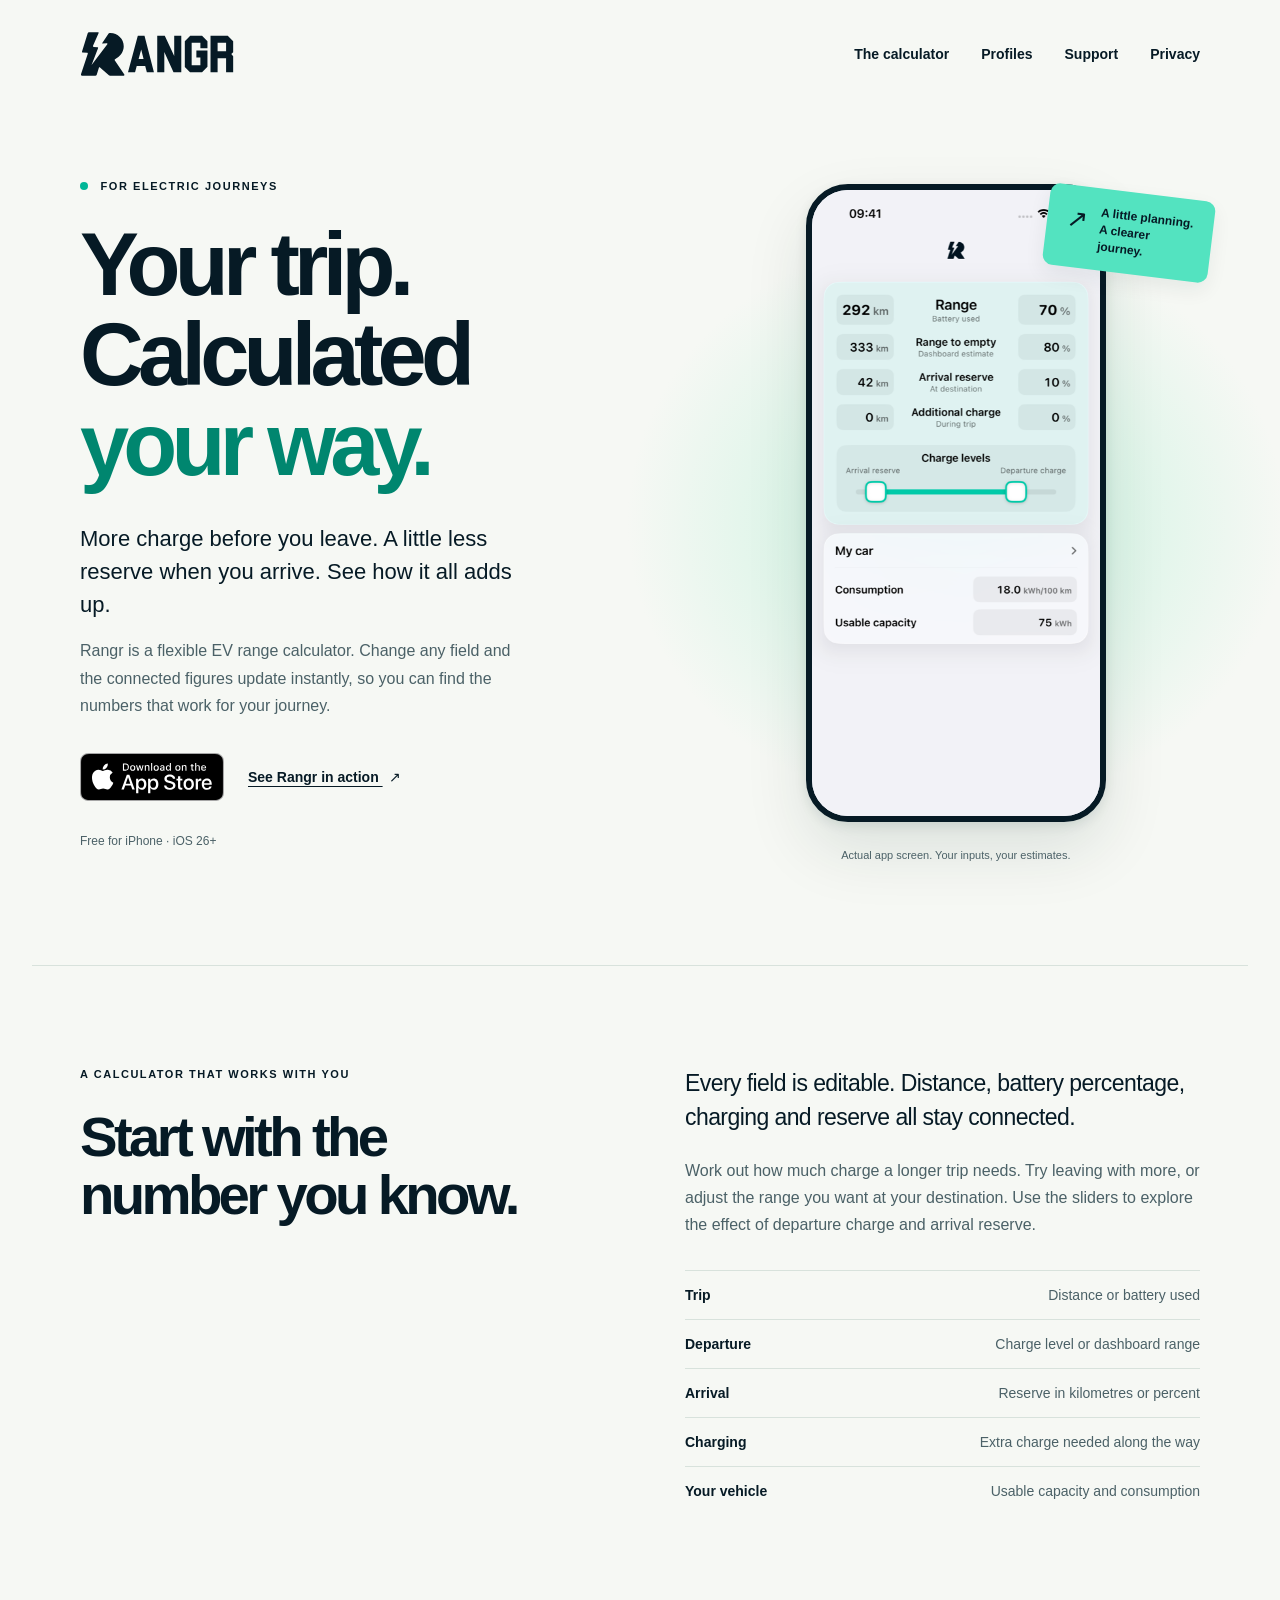
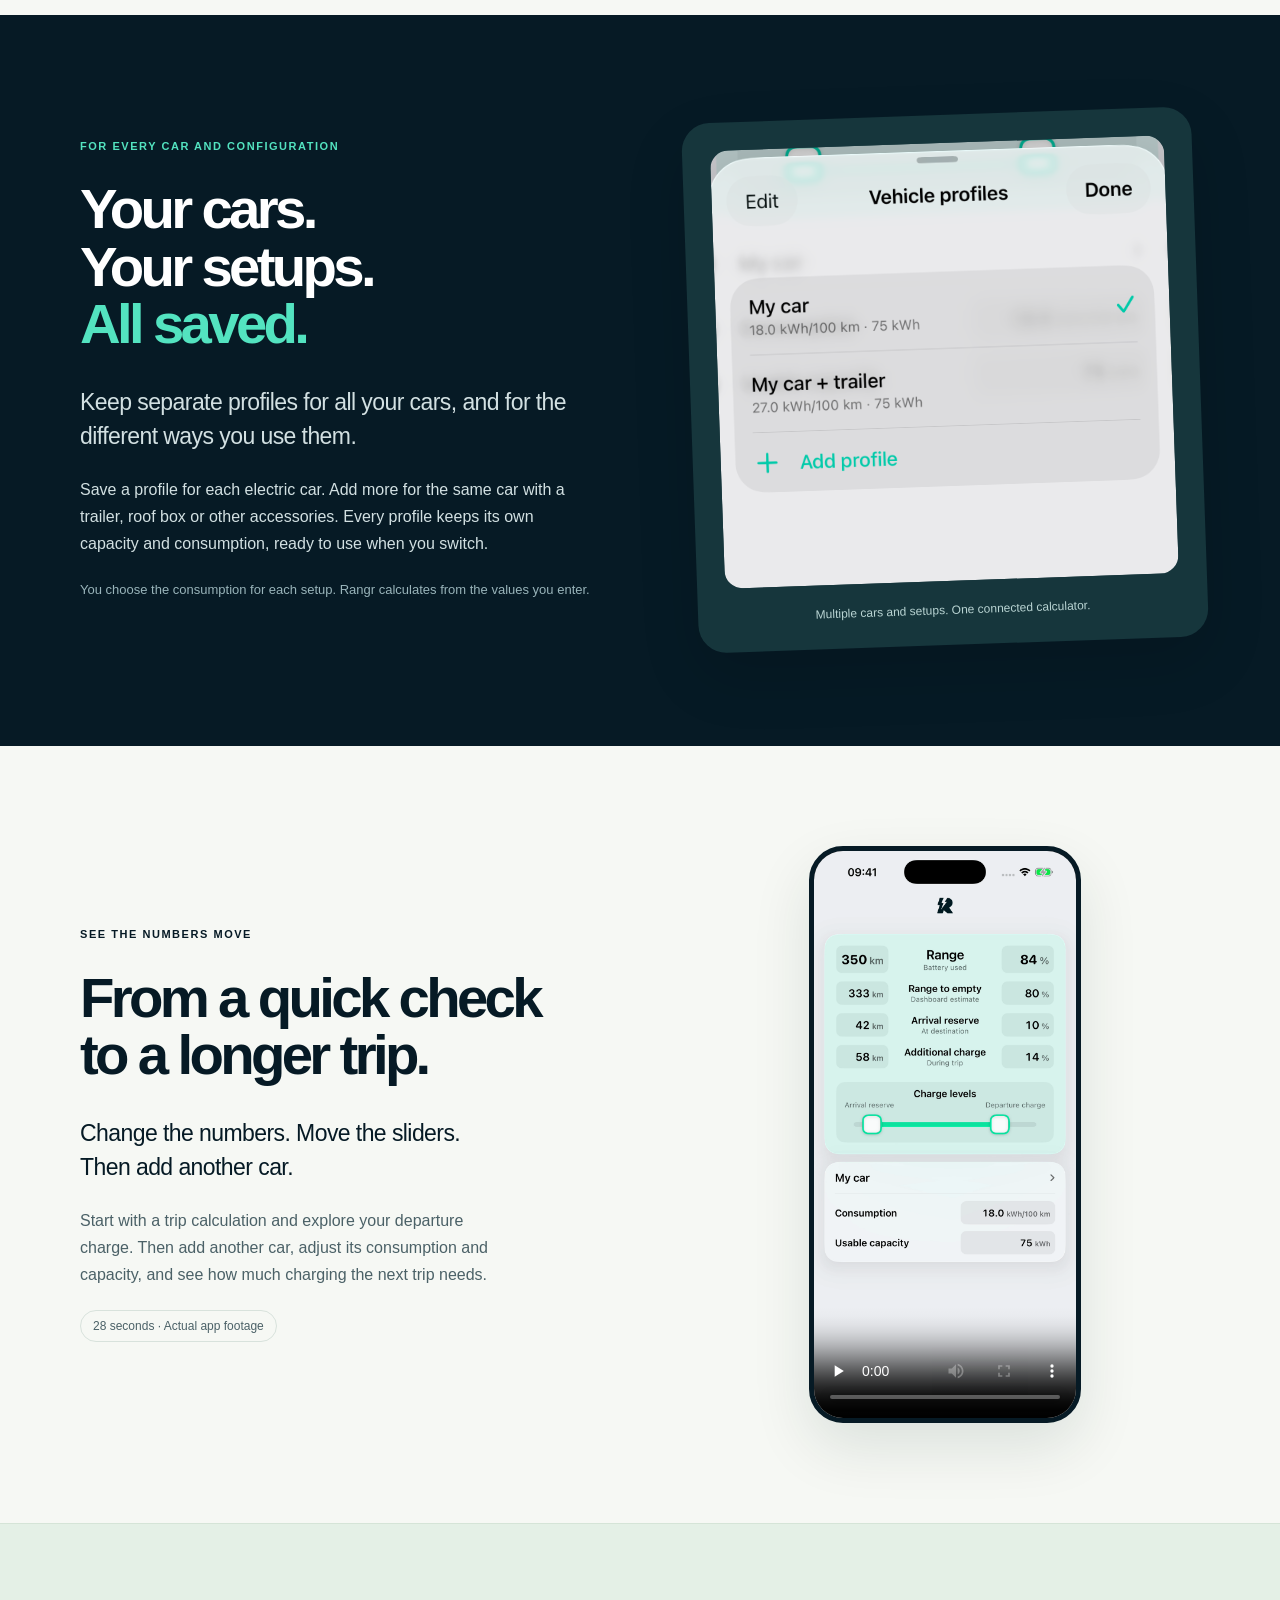
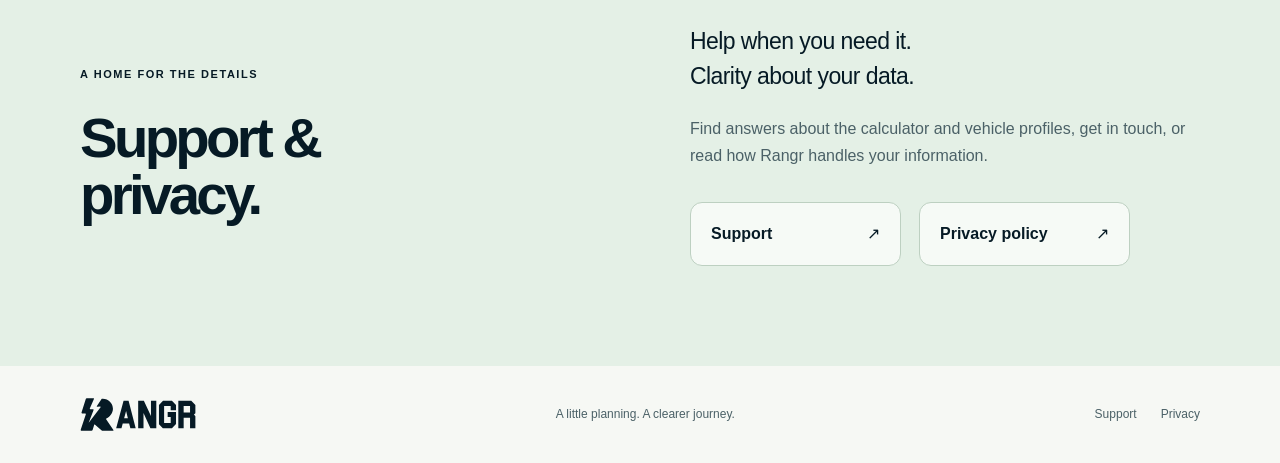
<file: index.html>
<!doctype html>
<html lang="en">
<head>
  <meta charset="utf-8">
  <meta name="viewport" content="width=device-width, initial-scale=1">
  <meta name="theme-color" content="#061a25">
  <meta name="description" content="Rangr is a flexible EV range calculator for iPhone. Explore charging needs, arrival reserves and profiles for different cars or accessory setups.">
  <meta property="og:type" content="website">
  <meta property="og:title" content="Rangr — Your trip, calculated your way">
  <meta property="og:description" content="Every field is an input. Explore your EV range, charging needs and arrival reserve.">
  <meta property="og:image" content="https://deework.github.io/rangr-site/assets/app-icon.png">
  <meta property="og:url" content="https://deework.github.io/rangr-site/">
  <link rel="canonical" href="https://deework.github.io/rangr-site/">
  <link rel="icon" href="assets/rangr-mark.svg" type="image/svg+xml">
  <link rel="apple-touch-icon" href="assets/app-icon.png">
  <link rel="stylesheet" href="styles.css?v=20261106">
  <title>Rangr — Your trip, calculated your way</title>
</head>
<body>
  <header class="site-header wrap">
    <a class="brand" href="#top" aria-label="Rangr home"><img src="assets/rangr-wordmark.svg" width="154" height="44" alt="Rangr"></a>
    <nav aria-label="Main navigation"><a href="#calculator">The calculator</a><a href="#profiles">Profiles</a><a href="support/">Support</a><a href="privacy/">Privacy</a></nav>
  </header>

  <main id="top">
    <section class="hero wrap" aria-labelledby="hero-title">
      <div class="hero-copy">
        <p class="eyebrow"><span class="status-dot"></span> FOR ELECTRIC JOURNEYS</p>
        <h1 id="hero-title">Your trip.<br>Calculated<br><span>your way.</span></h1>
        <p class="intro">More charge before you leave. A little less reserve when you arrive. See how it all adds up.</p>
        <p class="hero-detail">Rangr is a flexible EV range calculator. Change any field and the connected figures update instantly, so you can find the numbers that work for your journey.</p>
        <div class="cta">
          <a class="app-store-badge" href="https://apps.apple.com/app/id6829699733"><img src="assets/app-store-badge.svg" width="144" height="48" alt="Download on the App Store"></a>
          <a class="demo-link" href="#in-action">See Rangr in action <span aria-hidden="true">↗</span></a>
        </div>
        <p class="availability">Free for iPhone · iOS 26+</p>
      </div>
      <div class="hero-visual">
        <div class="orbit-label"><span aria-hidden="true">↗</span> A little planning.<br>A clearer journey.</div>
        <div class="phone"><img src="assets/calculator.png" width="960" height="2087" alt="Rangr calculating a 292 km journey with 80% departure charge and a 10% arrival reserve." fetchpriority="high"></div>
        <p class="image-note">Actual app screen. Your inputs, your estimates.</p>
      </div>
    </section>

    <section id="calculator" class="calculator-section wrap section" aria-labelledby="calculator-title">
      <div class="section-heading"><p class="eyebrow">A CALCULATOR THAT WORKS WITH YOU</p><h2 id="calculator-title">Start with the<br>number you know.</h2></div>
      <div class="calculator-details">
        <p class="body-large">Every field is editable. Distance, battery percentage, charging and reserve all stay connected.</p>
        <p>Work out how much charge a longer trip needs. Try leaving with more, or adjust the range you want at your destination. Use the sliders to explore the effect of departure charge and arrival reserve.</p>
        <dl class="field-list">
          <div><dt>Trip</dt><dd>Distance or battery used</dd></div>
          <div><dt>Departure</dt><dd>Charge level or dashboard range</dd></div>
          <div><dt>Arrival</dt><dd>Reserve in kilometres or percent</dd></div>
          <div><dt>Charging</dt><dd>Extra charge needed along the way</dd></div>
          <div><dt>Your vehicle</dt><dd>Usable capacity and consumption</dd></div>
        </dl>
      </div>
    </section>

    <section id="profiles" class="profiles-section section" aria-labelledby="profiles-title">
      <div class="wrap profiles-grid">
        <div>
          <p class="eyebrow">FOR EVERY CAR AND CONFIGURATION</p>
          <h2 id="profiles-title">Your cars.<br>Your setups.<br><span>All saved.</span></h2>
          <p class="body-large">Keep separate profiles for all your cars, and for the different ways you use them.</p>
          <p>Save a profile for each electric car. Add more for the same car with a trailer, roof box or other accessories. Every profile keeps its own capacity and consumption, ready to use when you switch.</p>
          <p class="quiet">You choose the consumption for each setup. Rangr calculates from the values you enter.</p>
        </div>
        <figure class="profile-figure"><img src="assets/profiles.png" width="1140" height="1100" alt="Vehicle profiles in Rangr: My car at 18 kWh/100 km and My car + trailer at 27 kWh/100 km, both with 75 kWh capacity." loading="lazy"><figcaption>Multiple cars and setups. One connected calculator.</figcaption></figure>
      </div>
    </section>

    <section id="in-action" class="demo-section section wrap" aria-labelledby="demo-title">
      <div class="demo-copy"><p class="eyebrow">SEE THE NUMBERS MOVE</p><h2 id="demo-title">From a quick check<br>to a longer trip.</h2><p class="body-large">Change the numbers. Move the sliders.<br>Then add another car.</p><p>Start with a trip calculation and explore your departure charge. Then add another car, adjust its consumption and capacity, and see how much charging the next trip needs.</p><span class="duration">28 seconds · Actual app footage</span></div>
      <div class="video-shell"><video controls playsinline preload="none" poster="assets/preview-poster.png?v=2" width="886" height="1920" aria-label="Rangr app demonstration"><source src="assets/rangr-preview.mp4?v=2" type="video/mp4"><p>Your browser does not support embedded video. <a href="assets/rangr-preview.mp4">Download the Rangr preview</a>.</p></video></div>
    </section>

    <section id="documents" class="documents-section section" aria-labelledby="documents-title">
      <div class="wrap documents-grid"><div><p class="eyebrow">A HOME FOR THE DETAILS</p><h2 id="documents-title">Support &amp;<br>privacy.</h2></div><div><p class="body-large">Help when you need it.<br>Clarity about your data.</p><p>Find answers about the calculator and vehicle profiles, get in touch, or read how Rangr handles your information.</p><div class="document-links"><a href="support/">Support <span aria-hidden="true">↗</span></a><a href="privacy/">Privacy policy <span aria-hidden="true">↗</span></a></div></div></div>
    </section>
  </main>

  <footer class="site-footer wrap"><a class="brand" href="#top" aria-label="Back to top"><img src="assets/rangr-wordmark.svg" width="116" height="33" alt="Rangr" loading="lazy"></a><p>A little planning. A clearer journey.</p><nav aria-label="Legal and support"><a href="support/">Support</a><a href="privacy/">Privacy</a></nav></footer>
</body>
</html>
</file>
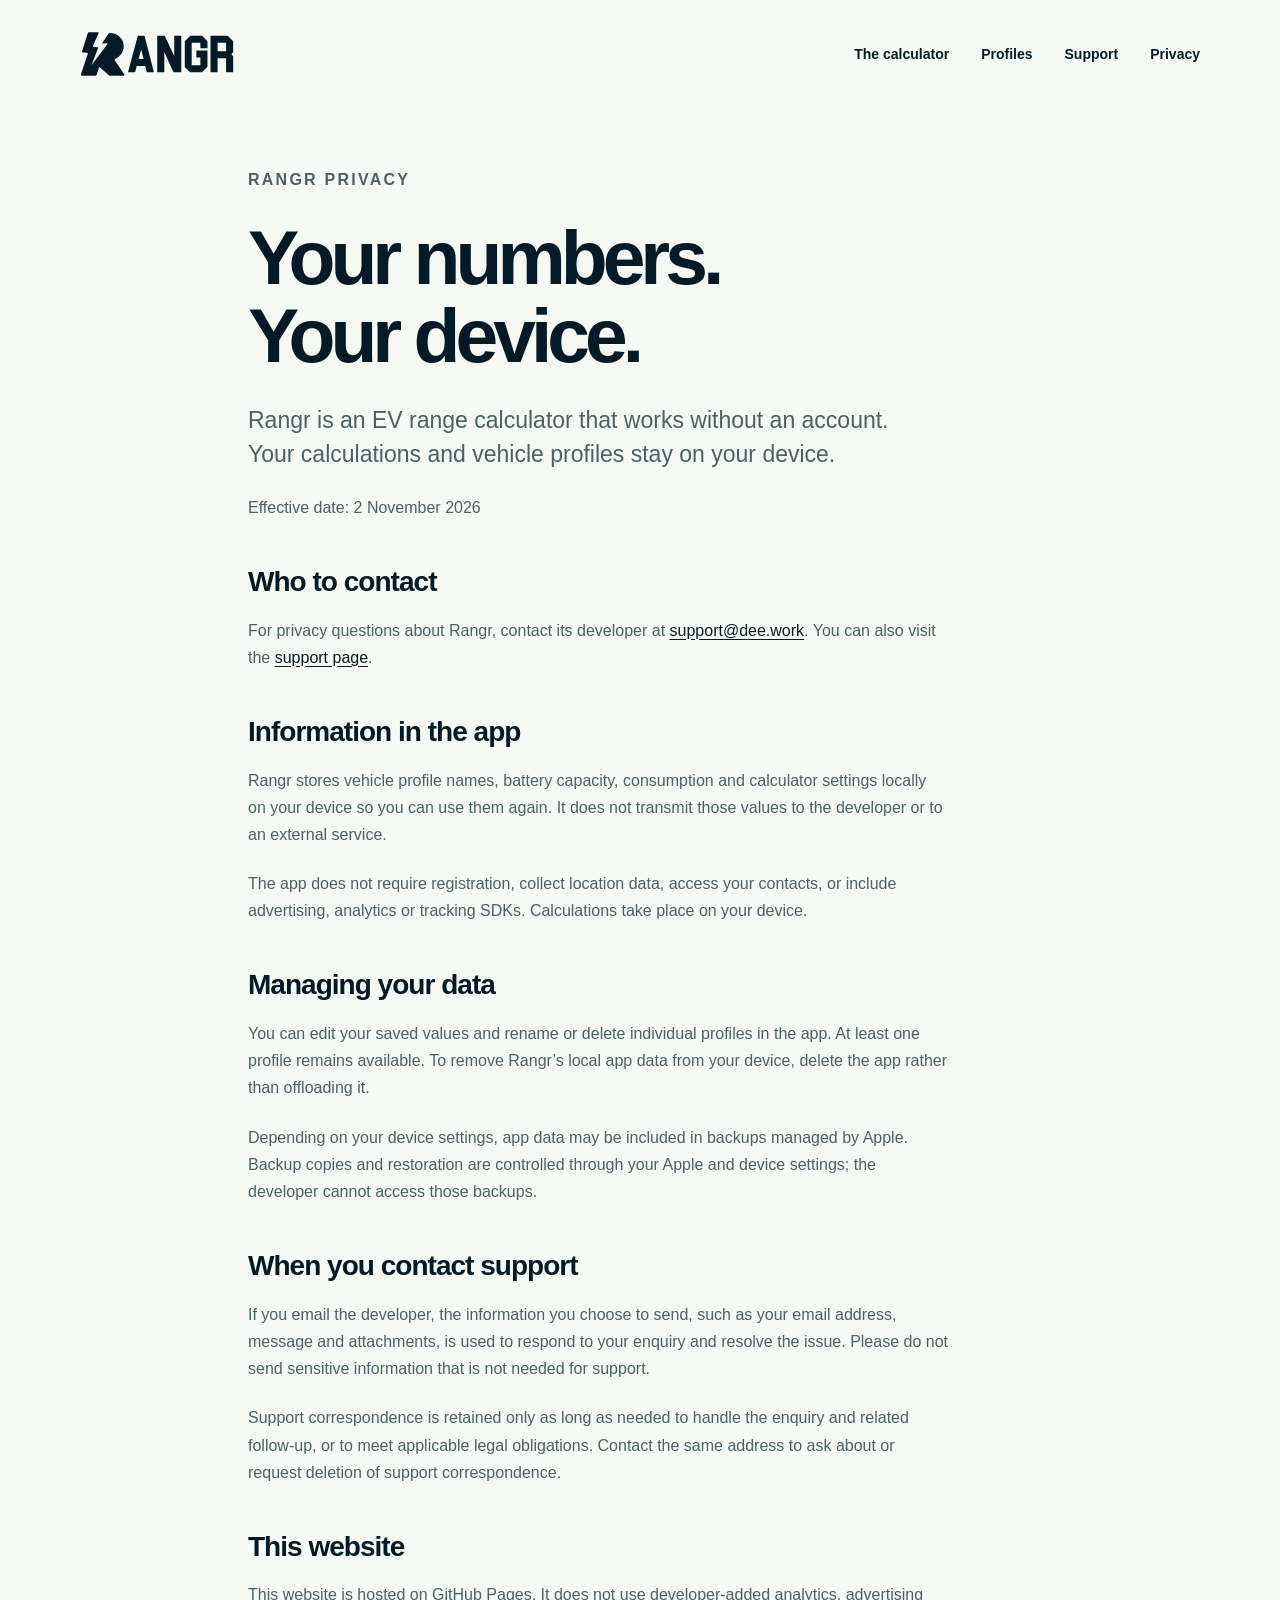
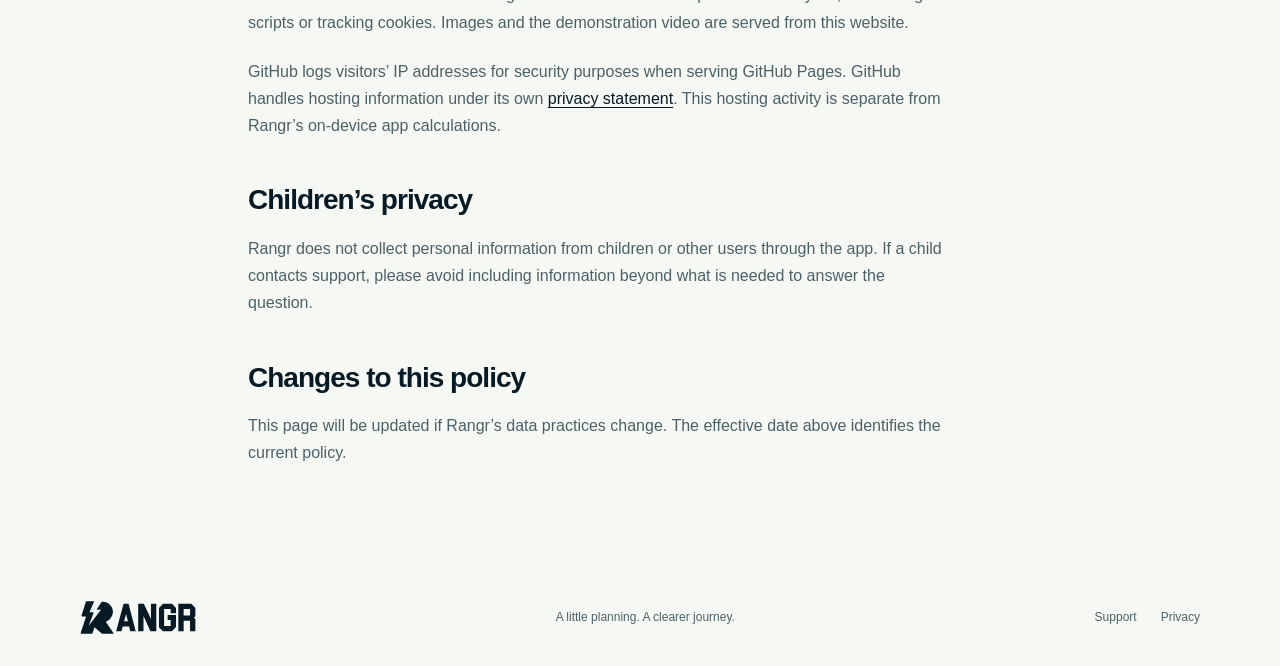
<file: privacy/index.html>
<!doctype html>
<html lang="en">
<head>
  <meta charset="utf-8">
  <meta name="viewport" content="width=device-width, initial-scale=1">
  <meta name="theme-color" content="#061a25">
  <meta name="description" content="How Rangr handles local app data, support enquiries and visits to this website.">
  <link rel="canonical" href="https://deework.github.io/rangr-site/privacy/">
  <link rel="icon" href="../assets/rangr-mark.svg" type="image/svg+xml">
  <link rel="stylesheet" href="../styles.css?v=20261102-2">
  <title>Privacy policy — Rangr</title>
</head>
<body>
  <header class="site-header wrap">
    <a class="brand" href="../" aria-label="Rangr home"><img src="../assets/rangr-wordmark.svg" width="154" height="44" alt="Rangr"></a>
    <nav aria-label="Main navigation"><a href="../#calculator">The calculator</a><a href="../#profiles">Profiles</a><a href="../support/">Support</a><a href="../privacy/">Privacy</a></nav>
  </header>
  <main class="document wrap">
    <p class="eyebrow">RANGR PRIVACY</p>
    <h1>Your numbers.<br>Your device.</h1>
    <p class="document-intro">Rangr is an EV range calculator that works without an account. Your calculations and vehicle profiles stay on your device.</p>
    <p class="document-date">Effective date: 2 November 2026</p>
    <section aria-labelledby="operator"><h2 id="operator">Who to contact</h2><p>For privacy questions about Rangr, contact its developer at <a class="text-link" href="mailto:support@dee.work">support@dee.work</a>. You can also visit the <a class="text-link" href="../support/">support page</a>.</p></section>
    <section aria-labelledby="app-data"><h2 id="app-data">Information in the app</h2><p>Rangr stores vehicle profile names, battery capacity, consumption and calculator settings locally on your device so you can use them again. It does not transmit those values to the developer or to an external service.</p><p>The app does not require registration, collect location data, access your contacts, or include advertising, analytics or tracking SDKs. Calculations take place on your device.</p></section>
    <section aria-labelledby="control"><h2 id="control">Managing your data</h2><p>You can edit your saved values and rename or delete individual profiles in the app. At least one profile remains available. To remove Rangr’s local app data from your device, delete the app rather than offloading it.</p><p>Depending on your device settings, app data may be included in backups managed by Apple. Backup copies and restoration are controlled through your Apple and device settings; the developer cannot access those backups.</p></section>
    <section aria-labelledby="support-data"><h2 id="support-data">When you contact support</h2><p>If you email the developer, the information you choose to send, such as your email address, message and attachments, is used to respond to your enquiry and resolve the issue. Please do not send sensitive information that is not needed for support.</p><p>Support correspondence is retained only as long as needed to handle the enquiry and related follow-up, or to meet applicable legal obligations. Contact the same address to ask about or request deletion of support correspondence.</p></section>
    <section aria-labelledby="website"><h2 id="website">This website</h2><p>This website is hosted on GitHub Pages. It does not use developer-added analytics, advertising scripts or tracking cookies. Images and the demonstration video are served from this website.</p><p>GitHub logs visitors’ IP addresses for security purposes when serving GitHub Pages. GitHub handles hosting information under its own <a class="text-link" href="https://docs.github.com/en/site-policy/privacy-policies/github-general-privacy-statement">privacy statement</a>. This hosting activity is separate from Rangr’s on-device app calculations.</p></section>
    <section aria-labelledby="children"><h2 id="children">Children’s privacy</h2><p>Rangr does not collect personal information from children or other users through the app. If a child contacts support, please avoid including information beyond what is needed to answer the question.</p></section>
    <section aria-labelledby="changes"><h2 id="changes">Changes to this policy</h2><p>This page will be updated if Rangr’s data practices change. The effective date above identifies the current policy.</p></section>
  </main>
  <footer class="site-footer wrap"><a class="brand" href="../" aria-label="Rangr home"><img src="../assets/rangr-wordmark.svg" width="116" height="33" alt="Rangr"></a><p>A little planning. A clearer journey.</p><nav aria-label="Legal and support"><a href="../support/">Support</a><a href="../privacy/">Privacy</a></nav></footer>
</body>
</html>
</file>
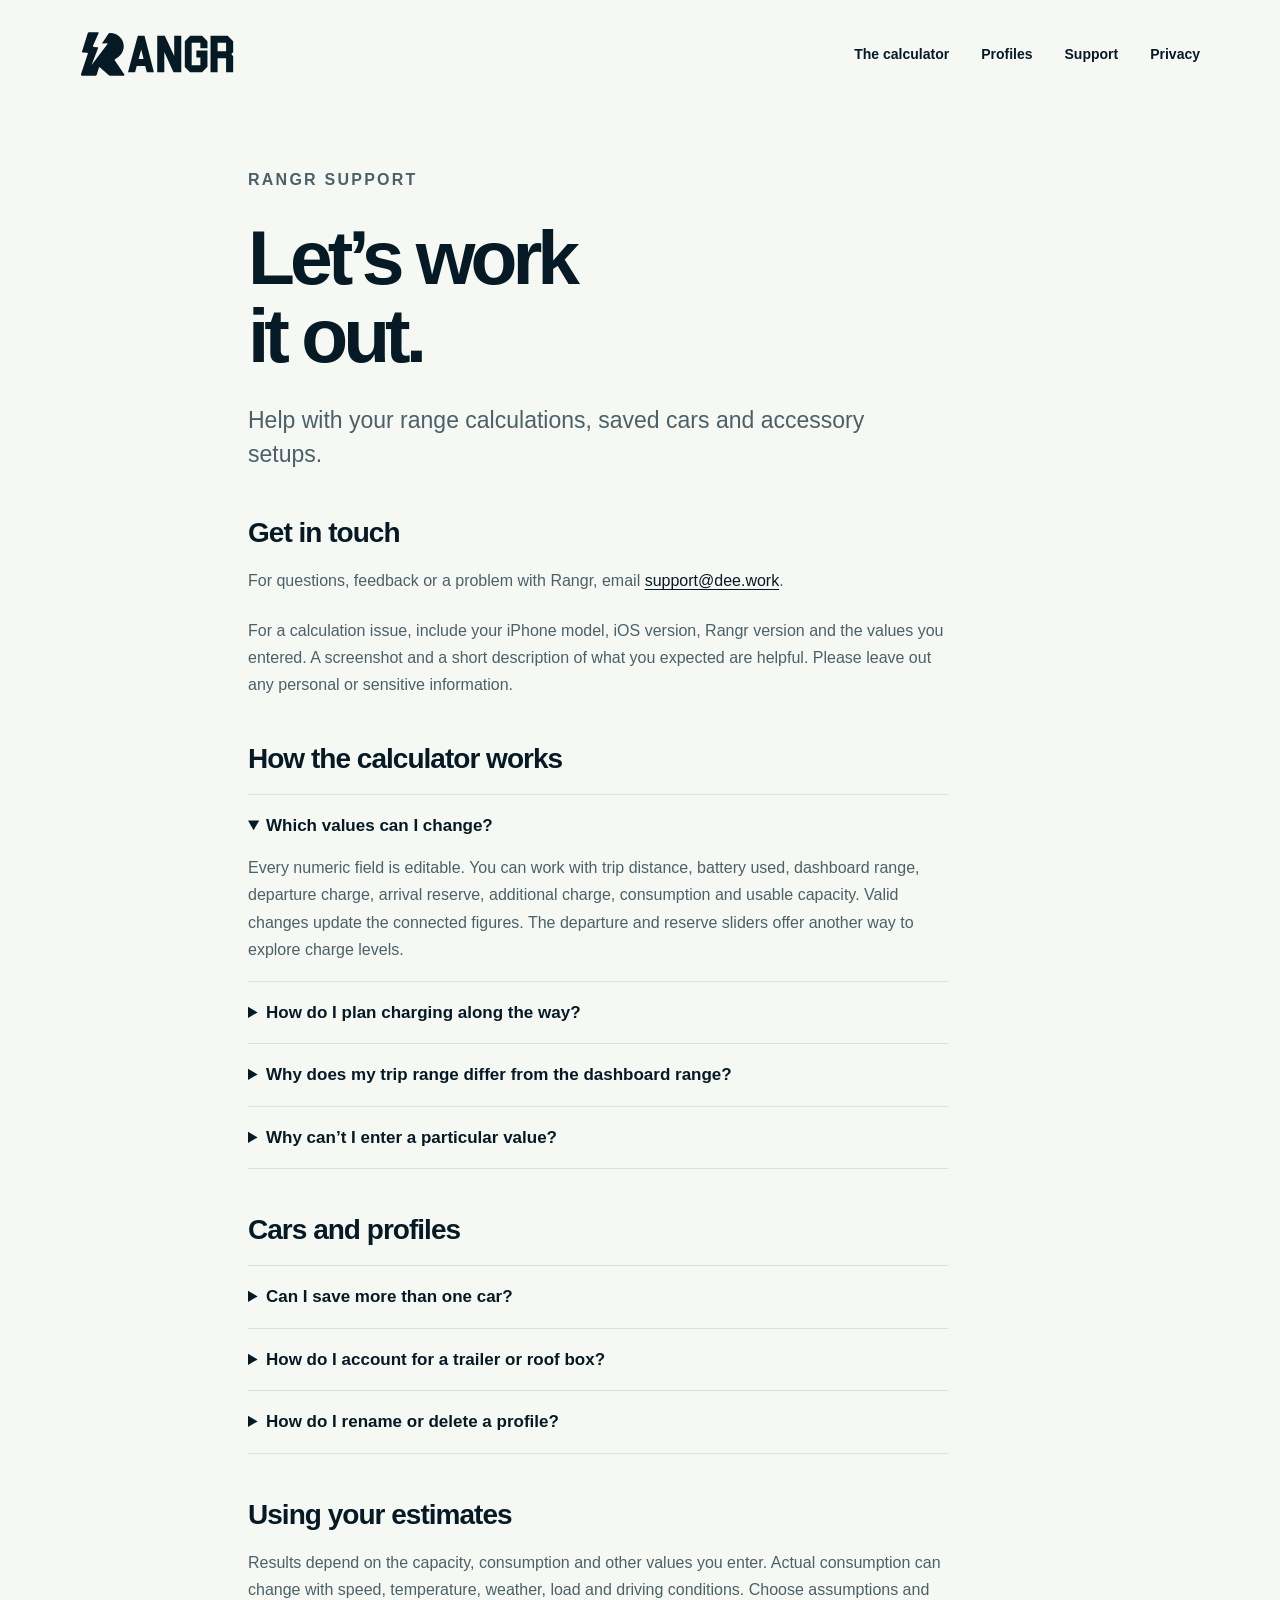
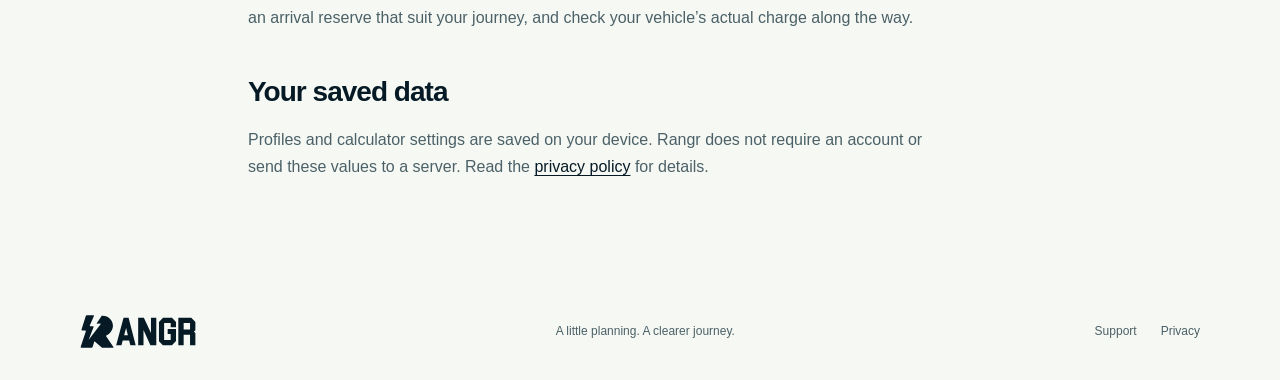
<file: support/index.html>
<!doctype html>
<html lang="en">
<head>
  <meta charset="utf-8">
  <meta name="viewport" content="width=device-width, initial-scale=1">
  <meta name="theme-color" content="#061a25">
  <meta name="description" content="Help with Rangr, its connected EV range calculations and vehicle profiles.">
  <link rel="canonical" href="https://deework.github.io/rangr-site/support/">
  <link rel="icon" href="../assets/rangr-mark.svg" type="image/svg+xml">
  <link rel="stylesheet" href="../styles.css?v=20261102-2">
  <title>Support — Rangr</title>
</head>
<body>
  <header class="site-header wrap">
    <a class="brand" href="../" aria-label="Rangr home"><img src="../assets/rangr-wordmark.svg" width="154" height="44" alt="Rangr"></a>
    <nav aria-label="Main navigation"><a href="../#calculator">The calculator</a><a href="../#profiles">Profiles</a><a href="../support/">Support</a><a href="../privacy/">Privacy</a></nav>
  </header>
  <main class="document wrap">
    <p class="eyebrow">RANGR SUPPORT</p>
    <h1>Let’s work<br>it out.</h1>
    <p class="document-intro">Help with your range calculations, saved cars and accessory setups.</p>
    <section aria-labelledby="contact"><h2 id="contact">Get in touch</h2>
      <p>For questions, feedback or a problem with Rangr, email <a class="text-link" href="mailto:support@dee.work">support@dee.work</a>.</p>
      <p>For a calculation issue, include your iPhone model, iOS version, Rangr version and the values you entered. A screenshot and a short description of what you expected are helpful. Please leave out any personal or sensitive information.</p>
    </section>
    <section aria-labelledby="calculations"><h2 id="calculations">How the calculator works</h2>
      <details open><summary>Which values can I change?</summary><p>Every numeric field is editable. You can work with trip distance, battery used, dashboard range, departure charge, arrival reserve, additional charge, consumption and usable capacity. Valid changes update the connected figures. The departure and reserve sliders offer another way to explore charge levels.</p></details>
      <details><summary>How do I plan charging along the way?</summary><p>Enter your trip distance, choose your departure charge and set the reserve you want at your destination. Additional charge shows the extra battery charge needed for that scenario. Try a higher departure charge or a different arrival reserve to see how the result changes.</p><p>Rangr calculates an amount of charge. It does not select charging stations, plan a route or estimate charging time.</p></details>
      <details><summary>Why does my trip range differ from the dashboard range?</summary><p>Dashboard range is the estimated distance to an empty battery at the departure charge you enter. Trip range also accounts for the arrival reserve and any additional charge during the trip. A reserve leaves part of the battery available when you arrive.</p></details>
      <details><summary>Why can’t I enter a particular value?</summary><p>Values need to be within the supported limits and fit together. Departure charge cannot be lower than arrival reserve, for example. Rangr shows a message when an entry is invalid. When you finish editing, an invalid entry is restored to a valid value.</p></details>
    </section>
    <section aria-labelledby="profiles"><h2 id="profiles">Cars and profiles</h2>
      <details><summary>Can I save more than one car?</summary><p>Yes. Tap the current profile name to open Vehicle profiles, then choose Add profile. You can save separate profiles for multiple electric cars and additional profiles for the same car with different accessories.</p><p>A new profile copies the selected profile’s capacity and consumption. Close the list with Done and edit those values for the new car or setup.</p></details>
      <details><summary>How do I account for a trailer or roof box?</summary><p>Create a separate profile and give it a recognisable name, such as “My car + trailer”. Enter the consumption you expect for that setup. Accessory names do not automatically change consumption; you choose the value used in the calculation.</p></details>
      <details><summary>How do I rename or delete a profile?</summary><p>Open Vehicle profiles and swipe left on a profile to reveal Rename and Delete. Rangr keeps at least one profile, so Delete is available when you have more than one. You can reorder profiles using Edit.</p></details>
    </section>
    <section aria-labelledby="estimates"><h2 id="estimates">Using your estimates</h2><p>Results depend on the capacity, consumption and other values you enter. Actual consumption can change with speed, temperature, weather, load and driving conditions. Choose assumptions and an arrival reserve that suit your journey, and check your vehicle’s actual charge along the way.</p></section>
    <section aria-labelledby="data"><h2 id="data">Your saved data</h2><p>Profiles and calculator settings are saved on your device. Rangr does not require an account or send these values to a server. Read the <a class="text-link" href="../privacy/">privacy policy</a> for details.</p></section>
  </main>
  <footer class="site-footer wrap"><a class="brand" href="../" aria-label="Rangr home"><img src="../assets/rangr-wordmark.svg" width="116" height="33" alt="Rangr"></a><p>A little planning. A clearer journey.</p><nav aria-label="Legal and support"><a href="../support/">Support</a><a href="../privacy/">Privacy</a></nav></footer>
</body>
</html>
</file>
<file: styles.css>
:root{--ink:#061a25;--muted:#4b6167;--mint:#53e3c0;--paper:#f6f8f4;--line:#d8e2dc;color-scheme:light;font-family:-apple-system,BlinkMacSystemFont,"Segoe UI",sans-serif;color:var(--ink);background:var(--paper);font-synthesis:none;scroll-behavior:smooth;scroll-padding-top:32px}*{box-sizing:border-box}body{margin:0}a{color:inherit;text-decoration:none}a:focus-visible,video:focus-visible{outline:3px solid #00866f;outline-offset:6px}img{display:block;max-width:100%;height:auto}p{line-height:1.7;margin:0 0 22px}figure{margin:0}h1,h2{letter-spacing:-.065em;line-height:1.02;margin:0;font-weight:750}h1{font-size:clamp(64px,6.9vw,104px)}h2{font-size:clamp(42px,4.4vw,66px)}.wrap{max-width:1216px;margin-inline:auto;padding-inline:48px}.site-header{display:flex;align-items:center;justify-content:space-between;padding-top:32px;padding-bottom:28px;gap:24px}.brand{display:block;flex-shrink:0}.site-header nav{display:flex;gap:32px;font-size:14px;font-weight:600}.site-header nav a{padding:12px 0;border-bottom:1px solid transparent}.site-header nav a:hover{border-color:var(--ink)}.hero{display:grid;grid-template-columns:1.15fr 1fr;gap:70px;align-items:center;padding-top:60px;padding-bottom:100px}.eyebrow{font-size:11px;font-weight:750;letter-spacing:.14em;line-height:1.5;margin-bottom:26px}.status-dot{display:inline-block;width:8px;height:8px;background:#00b697;border-radius:100%;margin-right:8px}h1 span{color:#00866f}.intro{font-size:22px;line-height:1.5;max-width:465px;margin-top:32px;margin-bottom:16px}.hero-detail{max-width:450px;color:var(--muted);font-size:16px}.cta{display:flex;flex-wrap:wrap;align-items:center;gap:24px;padding-block:12px;margin-top:9px}.app-store-badge{display:block;flex-shrink:0}.app-store-badge img{width:144px;height:auto}.demo-link{font-size:14px;font-weight:600;text-decoration:underline;text-underline-offset:4px}.demo-link span{display:inline-block;margin-left:6px}.button{display:inline-flex;gap:32px;align-items:center;background:#061a25;color:white;font-size:15px;font-weight:650;padding:18px 24px;border-radius:10px;margin-top:0;transition:background .2s}.button:hover{background:#174438}.button span{font-size:24px;line-height:1}.availability{font-size:12px;color:var(--muted);margin-top:18px;margin-bottom:0}.hero-visual{position:relative;padding:20px 20px 0}.hero-visual:before{content:"";position:absolute;inset:8% -20% 6% -20%;z-index:-1;background:radial-gradient(ellipse,#c4f2dd 0,transparent 68%)}.phone{width:300px;margin:auto;border:6px solid var(--ink);border-radius:42px;overflow:hidden;box-shadow:0 28px 64px #0b30251c,0 4px 12px #0b30251a;background:#f2f3f9}.phone img{width:100%;aspect-ratio:1206/2622}.orbit-label{position:absolute;right:-12px;top:28px;z-index:1;transform:rotate(7deg);background:var(--mint);padding:16px 20px;border-radius:10px;box-shadow:0 8px 20px #0b302512;font-size:12px;line-height:1.4;font-weight:600}.orbit-label span{font-size:25px;float:left;margin-right:12px}.image-note{font-size:11px;text-align:center;color:var(--muted);margin-top:24px;margin-bottom:0}.section{padding-top:100px;padding-bottom:100px}.calculator-section{display:grid;grid-template-columns:1fr 1fr;gap:90px;border-top:1px solid var(--line)}.body-large{font-size:23px;line-height:1.5;letter-spacing:-.025em}.calculator-details>p:not(.body-large){color:var(--muted)}.field-list{margin-top:32px;margin-bottom:0}.field-list>div{display:flex;justify-content:space-between;gap:16px;padding:16px 0;border-top:1px solid var(--line);font-size:14px}.field-list dt{font-weight:650}.field-list dd{margin:0;text-align:right;color:var(--muted)}.profiles-section{background:var(--ink);color:#fff;overflow:hidden}.profiles-grid{display:grid;grid-template-columns:1fr 1fr;align-items:center;gap:100px}.profiles-section .eyebrow{color:var(--mint)}.profiles-section h2{margin-bottom:32px}.profiles-section h2 span{color:var(--mint)}.profiles-section p:not(.eyebrow){color:#d2e0e2}.profiles-section .quiet{color:#99b4ba!important;font-size:13px}.profile-figure{position:relative;background:#16363c;padding:28px;border-radius:28px;transform:rotate(-2deg);box-shadow:0 24px 60px #0002}.profile-figure img{border-radius:18px;width:100%}.profile-figure figcaption{text-align:center;font-size:12px;color:#b9d4d3;padding-top:22px}.demo-section{display:grid;grid-template-columns:1fr 1fr;align-items:center;gap:100px}.demo-copy h2{margin-bottom:32px}.demo-copy>p:not(.eyebrow):not(.body-large){color:var(--muted);max-width:430px}.duration{display:inline-block;padding:8px 12px;border:1px solid var(--line);border-radius:100px;font-size:12px;color:var(--muted)}.video-shell{width:272px;margin:auto;border:5px solid var(--ink);border-radius:34px;overflow:hidden;background:#000;box-shadow:0 24px 60px #0b30251c;line-height:0}.video-shell video{width:100%;height:auto;display:block;aspect-ratio:886/1920}.documents-section{background:#e4f0e6;border-top:1px solid #d5e4d7}.documents-grid{display:grid;grid-template-columns:1fr 1fr;gap:100px;align-items:center}.documents-grid p:not(.eyebrow):not(.body-large){color:var(--muted)}.quiet{font-size:13px}.site-footer{display:flex;align-items:center;justify-content:space-between;gap:24px;padding-top:32px;padding-bottom:32px;font-size:12px;color:var(--muted)}.site-footer p{margin:0}.site-footer a:last-child:hover{text-decoration:underline}
@media(min-width:1440px){.hero{padding-top:80px;padding-bottom:120px}.phone{width:330px}}
@media(max-width:900px){.wrap{padding-inline:28px}.hero{gap:20px}.hero-visual{padding:30px 0 0}.phone{width:260px}.orbit-label{right:-5px;top:20px;font-size:11px;padding:12px}.intro{font-size:20px}.calculator-section,.profiles-grid,.demo-section,.documents-grid{gap:44px}.body-large{font-size:21px}.profile-figure{padding:18px}.hero-visual:before{inset:8% -8% 6% -8%}.section{padding-block:76px}}
@media(max-width:640px){.wrap{padding-inline:24px}.site-header{padding-top:24px;padding-bottom:20px;align-items:flex-start}.site-header .brand img{width:114px}.site-header nav{gap:14px;font-size:11px;padding-top:0;flex-wrap:wrap;justify-content:flex-end}.site-header nav a{padding:9px 0}.hero{grid-template-columns:1fr;gap:42px;padding-top:44px;padding-bottom:60px}.hero h1{font-size:clamp(62px,15vw,86px)}.hero-copy{max-width:470px}.intro{margin-top:26px}.hero-detail{font-size:15px}.hero-visual:before{inset:8% 0 6%}.hero-visual{max-width:380px;width:100%;margin:auto;padding-top:12px}.phone{width:266px}.orbit-label{right:0;top:18px}.image-note{margin-top:18px}.section{padding-block:64px}.calculator-section,.profiles-grid,.demo-section,.documents-grid{grid-template-columns:1fr;gap:32px}h2{font-size:46px}.eyebrow{font-size:10px;margin-bottom:20px}.profiles-section h2,.demo-copy h2{margin-bottom:24px}.profile-figure{max-width:420px;margin:8px auto 0;transform:rotate(-1deg)}.video-shell{width:258px;margin-top:12px}.field-list>div{font-size:13px}.site-footer{flex-wrap:wrap;gap:20px}.site-footer p{order:3;width:100%;font-size:11px}.body-large{font-size:21px}}
@media(prefers-reduced-motion:reduce){:root{scroll-behavior:auto}.button{transition:none}}

/* Shared document pages. */
.document-links{display:grid;grid-template-columns:repeat(2,minmax(0,1fr));gap:18px;margin-top:32px;font-weight:650;max-width:440px}.document-links a{display:flex;align-items:center;justify-content:space-between;gap:24px;min-height:64px;padding:18px 20px;border:1px solid #bdd0c1;border-radius:12px;background:#f6faf6}.document-links a:hover{background:#fff;border-color:#728e7c}.document-links a span{margin-left:0;flex-shrink:0}.site-footer nav{display:flex;gap:24px}.site-footer nav a:hover{text-decoration:underline}.document{max-width:880px;padding-top:64px;padding-bottom:80px}.document h1{font-size:clamp(54px,6vw,82px);margin-bottom:28px}.document-intro{font-size:23px;line-height:1.5;color:var(--muted);max-width:660px}.document-date{font-size:13px;color:var(--muted);margin-top:22px}.document section{margin-top:44px;max-width:700px}.document h2{font-size:28px;line-height:1.2;letter-spacing:-.035em;margin-bottom:18px}.document p{font-size:16px;color:var(--muted)}.document .document-intro{font-size:23px}.text-link{text-decoration:underline;text-underline-offset:3px;overflow-wrap:anywhere;color:var(--ink)}.document details{border-top:1px solid var(--line);padding:18px 0}.document details:last-child{border-bottom:1px solid var(--line)}.document summary{font-size:17px;font-weight:650;cursor:pointer;line-height:1.5}.document details p{margin-top:16px;margin-bottom:0}.document details p+p{margin-top:12px}.document .site-header{padding-inline:0}
@media(max-width:640px){.document{padding-top:40px;padding-bottom:56px}.document h1{font-size:54px}.document section{margin-top:34px}.document .document-intro{font-size:21px}.document-links{gap:24px}.site-header nav{max-width:220px}}

@media(max-width:460px){.document-links{grid-template-columns:1fr;gap:16px}.document-links a{min-height:62px}}
</file>
